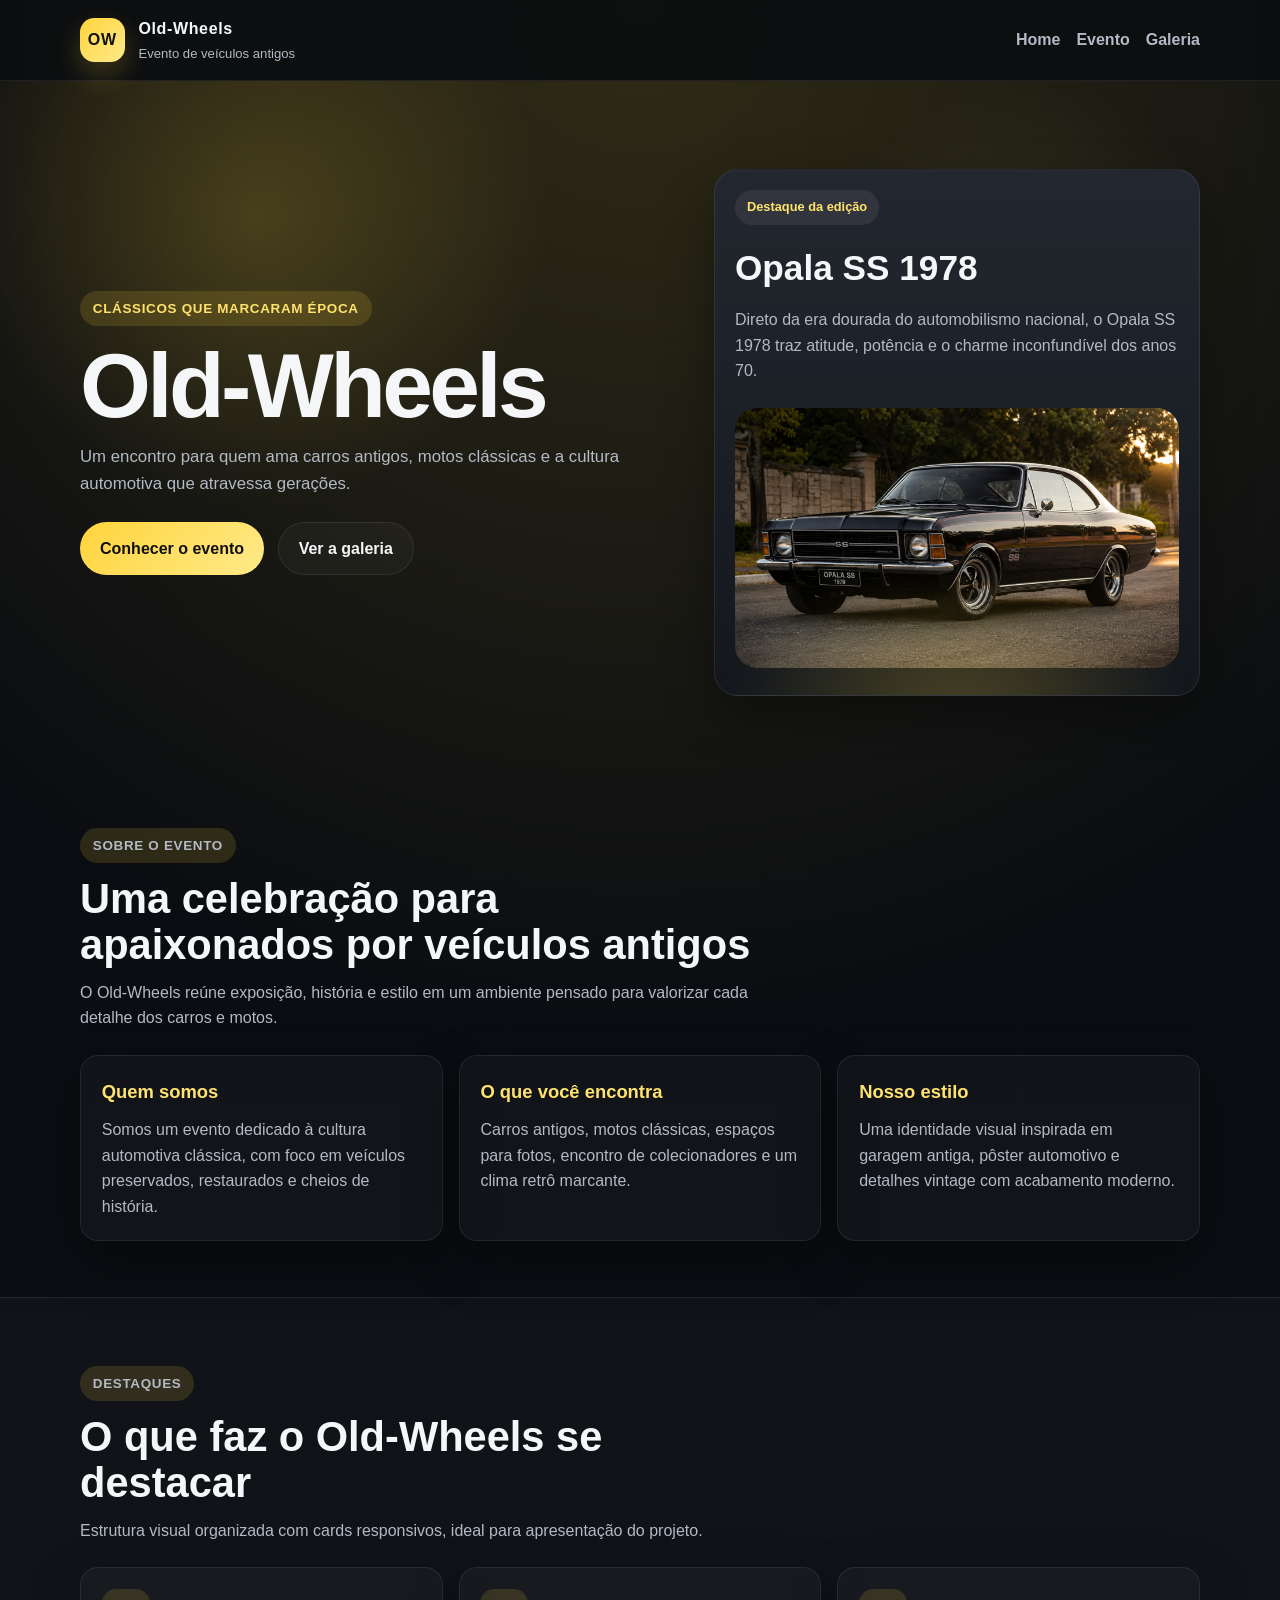
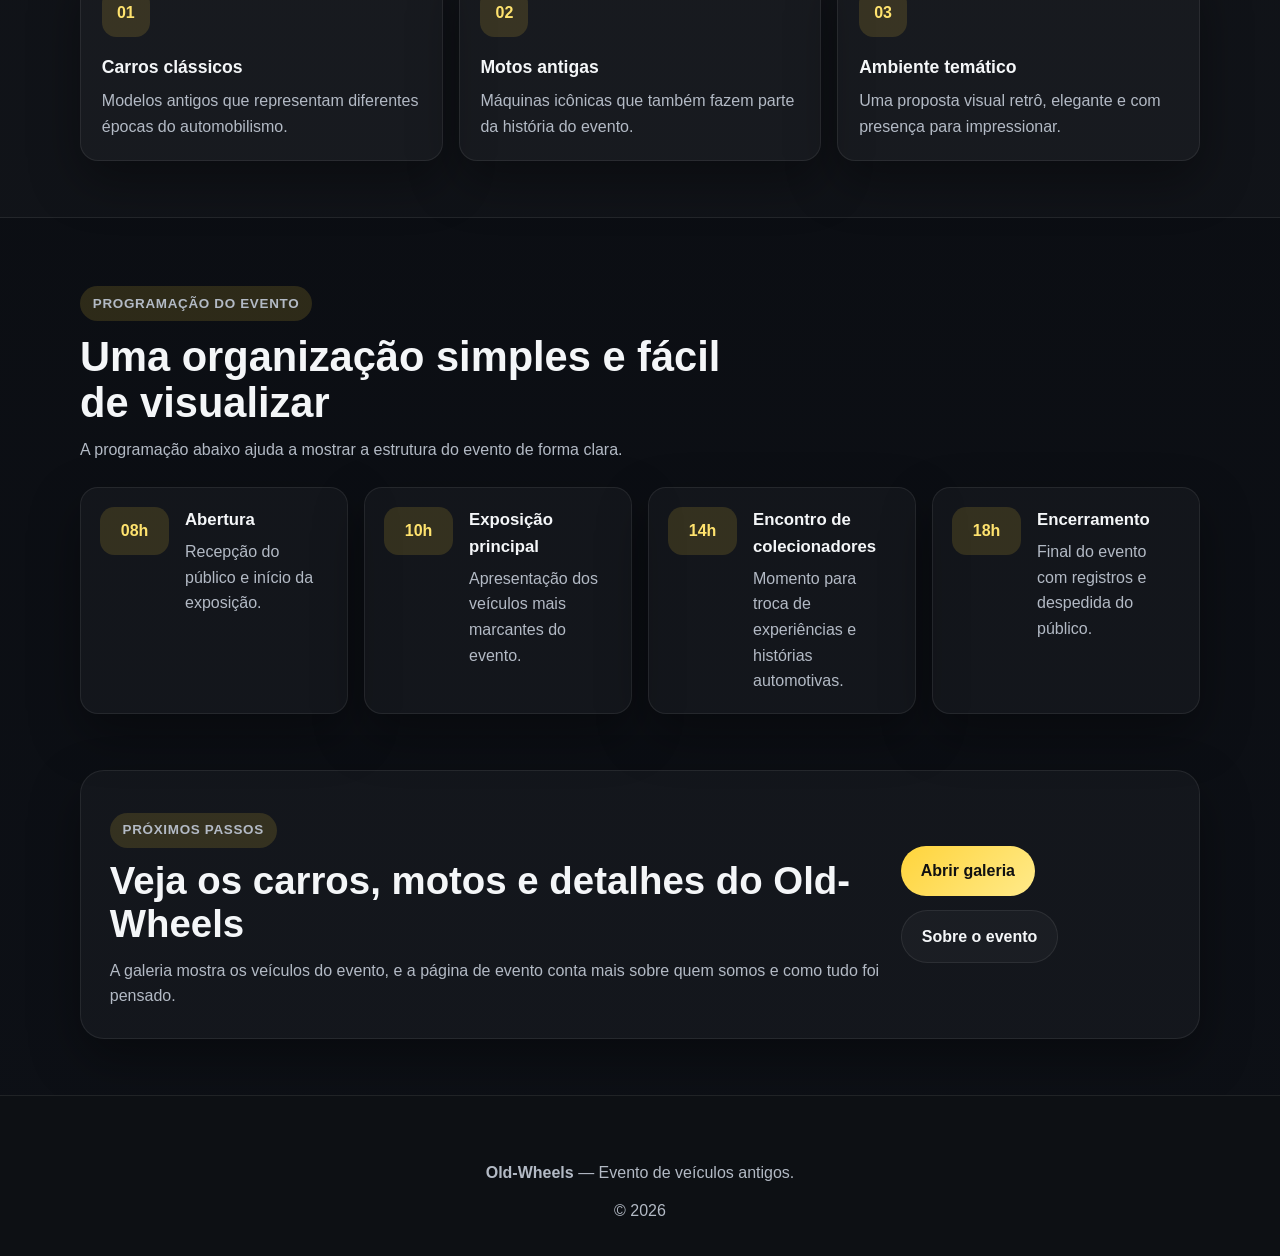
<file: src/index.html>
<!DOCTYPE html>
<html lang="pt-BR">
<head>
    <meta charset="UTF-8">
    <meta name="viewport" content="width=device-width, initial-scale=1.0">
    <title>Old-Wheels | Evento de Veículos Antigos</title>
    <meta name="description" content="Old-Wheels é um evento de veículos antigos com carros clássicos, motos e cultura automotiva.">
    <link rel="stylesheet" href="index.css">
    <link rel="stylesheet" href="css/responsive.css">
    <link rel="stylesheet" href="css/header.css">
    <link rel="stylesheet" href="css/footer.css">
</head>
<body>

    <a class="skip-link" href="#conteudo-principal">Pular para o conteúdo principal</a>

    <!-- HEADER -->
    <header class="header" id="topo">
        <div class="container header-content">
            <a href="index.html" class="logo" aria-label="Ir para a página inicial Old-Wheels">
                <span class="logo-mark">OW</span>
                <span class="logo-text">
                    <strong>Old-Wheels</strong>
                    <small>Evento de veículos antigos</small>
                </span>
            </a>

            <nav class="nav" aria-label="Navegação principal">
                <a href="index.html">Home</a>
                <a href="pages/events.html">Evento</a>
                <a href="pages/gallery.html">Galeria</a>
            </nav>
        </div>
    </header>

    <main id="conteudo-principal">

        <!-- HERO -->
        <section class="hero">
            <div class="container hero-content">
                <div class="hero-text">
                    <p class="tag">Clássicos que marcaram época</p>
                    <h1>Old-Wheels</h1>
                    <p class="hero-description">
                        Um encontro para quem ama carros antigos, motos clássicas e a cultura automotiva
                        que atravessa gerações.
                    </p>

                    <div class="hero-actions">
                        <a href="pages/events.html" class="btn btn-primary">Conhecer o evento</a>
                        <a href="pages/gallery.html" class="btn btn-secondary">Ver a galeria</a>
                    </div>
                </div>

        <div class="hero-visual" aria-hidden="true">
            <div class="hero-card gallery-card">
                        <span class="hero-card-label">
                            Destaque da edição

                        </span>

                        <h2>
                            Opala SS 1978
                        </h2>

                        <p>
                            Direto da era dourada do automobilismo nacional, o Opala SS 1978 traz atitude, potência e o charme inconfundível dos anos 70.
                        </p>

                        <img
                            src="../../assets/opalass.png"
                            alt="Carro clássico premium"
                            class="hero-image"
                        >
                    </div>
                </div>

            </div>
        </section>

        <!-- SOBRE -->
        <section class="section">
            <div class="container">
                <div class="section-header">
                    <p class="section-tag">Sobre o evento</p>
                    <h2>Uma celebração para apaixonados por veículos antigos</h2>
                    <p>
                        O Old-Wheels reúne exposição, história e estilo em um ambiente pensado para
                        valorizar cada detalhe dos carros e motos.
                    </p>
                </div>

                <div class="about-grid">
                    <article class="about-card">
                        <h3>Quem somos</h3>
                        <p>
                            Somos um evento dedicado à cultura automotiva clássica, com foco em
                            veículos preservados, restaurados e cheios de história.
                        </p>
                    </article>

                    <article class="about-card">
                        <h3>O que você encontra</h3>
                        <p>
                            Carros antigos, motos clássicas, espaços para fotos, encontro de colecionadores
                            e um clima retrô marcante.
                        </p>
                    </article>

                    <article class="about-card">
                        <h3>Nosso estilo</h3>
                        <p>
                            Uma identidade visual inspirada em garagem antiga, pôster automotivo e
                            detalhes vintage com acabamento moderno.
                        </p>
                    </article>
                </div>
            </div>
        </section>

        <!-- DESTAQUES -->
        <section class="section section-dark">
            <div class="container">
                <div class="section-header">
                    <p class="section-tag">Destaques</p>
                    <h2>O que faz o Old-Wheels se destacar</h2>
                    <p>
                        Estrutura visual organizada com cards responsivos, ideal para apresentação do projeto.
                    </p>
                </div>

                <div class="features-grid">
                    <article class="feature-card">
                        <span class="feature-number">01</span>
                        <h3>Carros clássicos</h3>
                        <p>Modelos antigos que representam diferentes épocas do automobilismo.</p>
                    </article>

                    <article class="feature-card">
                        <span class="feature-number">02</span>
                        <h3>Motos antigas</h3>
                        <p>Máquinas icônicas que também fazem parte da história do evento.</p>
                    </article>

                    <article class="feature-card">
                        <span class="feature-number">03</span>
                        <h3>Ambiente temático</h3>
                        <p>Uma proposta visual retrô, elegante e com presença para impressionar.</p>
                    </article>
                </div>
            </div>
        </section>

        <!-- PROGRAMAÇÃO -->
        <section class="section">
            <div class="container">
                <div class="section-header">
                    <p class="section-tag">Programação do evento</p>
                    <h2>Uma organização simples e fácil de visualizar</h2>
                    <p>
                        A programação abaixo ajuda a mostrar a estrutura do evento de forma clara.
                    </p>
                </div>

                <div class="schedule">
                    <article class="schedule-item">
                        <span class="schedule-time">08h</span>
                        <div>
                            <h3>Abertura</h3>
                            <p>Recepção do público e início da exposição.</p>
                        </div>
                    </article>

                    <article class="schedule-item">
                        <span class="schedule-time">10h</span>
                        <div>
                            <h3>Exposição principal</h3>
                            <p>Apresentação dos veículos mais marcantes do evento.</p>
                        </div>
                    </article>

                    <article class="schedule-item">
                        <span class="schedule-time">14h</span>
                        <div>
                            <h3>Encontro de colecionadores</h3>
                            <p>Momento para troca de experiências e histórias automotivas.</p>
                        </div>
                    </article>

                    <article class="schedule-item">
                        <span class="schedule-time">18h</span>
                        <div>
                            <h3>Encerramento</h3>
                            <p>Final do evento com registros e despedida do público.</p>
                        </div>
                    </article>
                </div>
            </div>
        </section>

        <!-- CTA -->
        <section class="section section-cta">
            <div class="container cta">
                <div>
                    <p class="section-tag">Próximos passos</p>
                    <h2>Veja os carros, motos e detalhes do Old-Wheels</h2>
                    <p>
                        A galeria mostra os veículos do evento, e a página de evento conta mais sobre
                        quem somos e como tudo foi pensado.
                    </p>
                </div>

                <div class="cta-actions">
                    <a href="pages/gallery.html" class="btn btn-primary">Abrir galeria</a>
                    <a href="pages/events.html" class="btn btn-secondary">Sobre o evento</a>
                </div>
            </div>
        </section>

    </main>

    <!-- FOOTER -->
    <footer class="footer">
        <div class="container footer-content">
            <p><strong>Old-Wheels</strong> — Evento de veículos antigos.</p>
            <p>© 2026</p>
        </div>
    </footer>

</body>
</html>
</file>
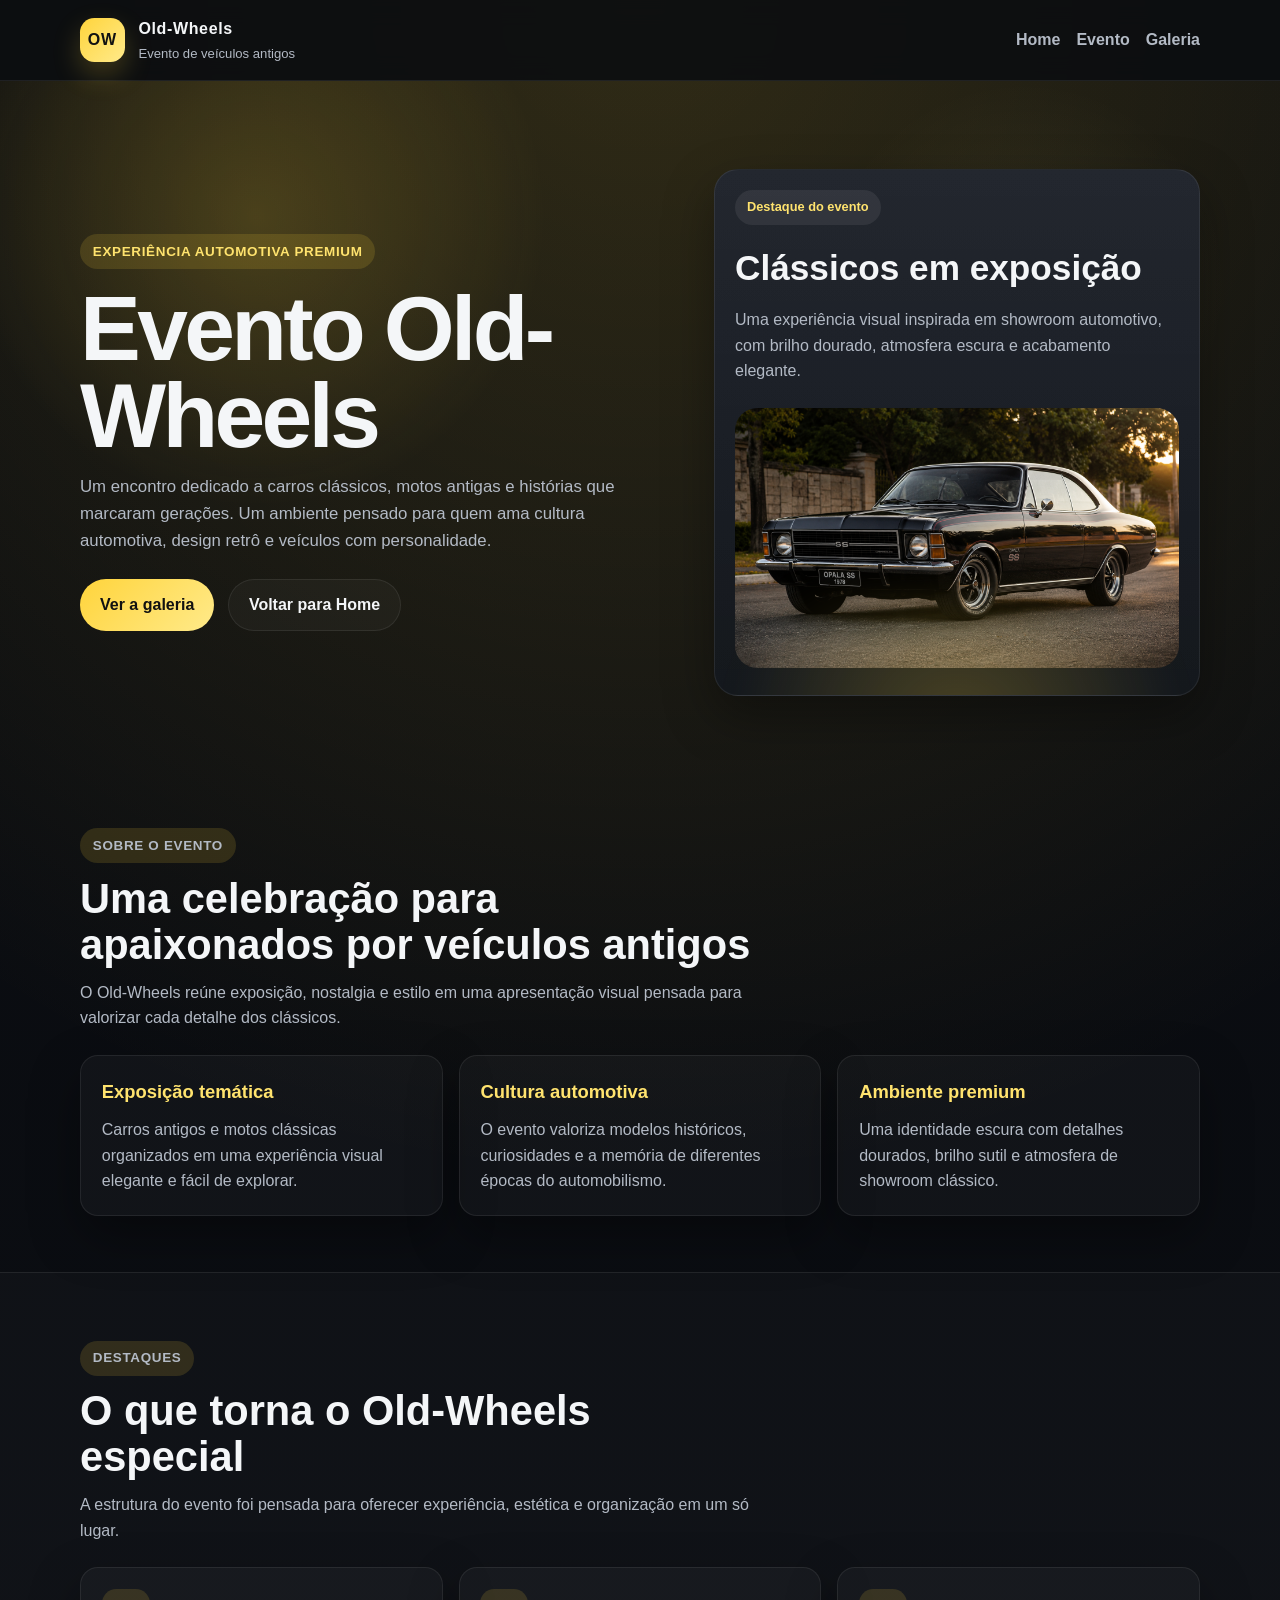
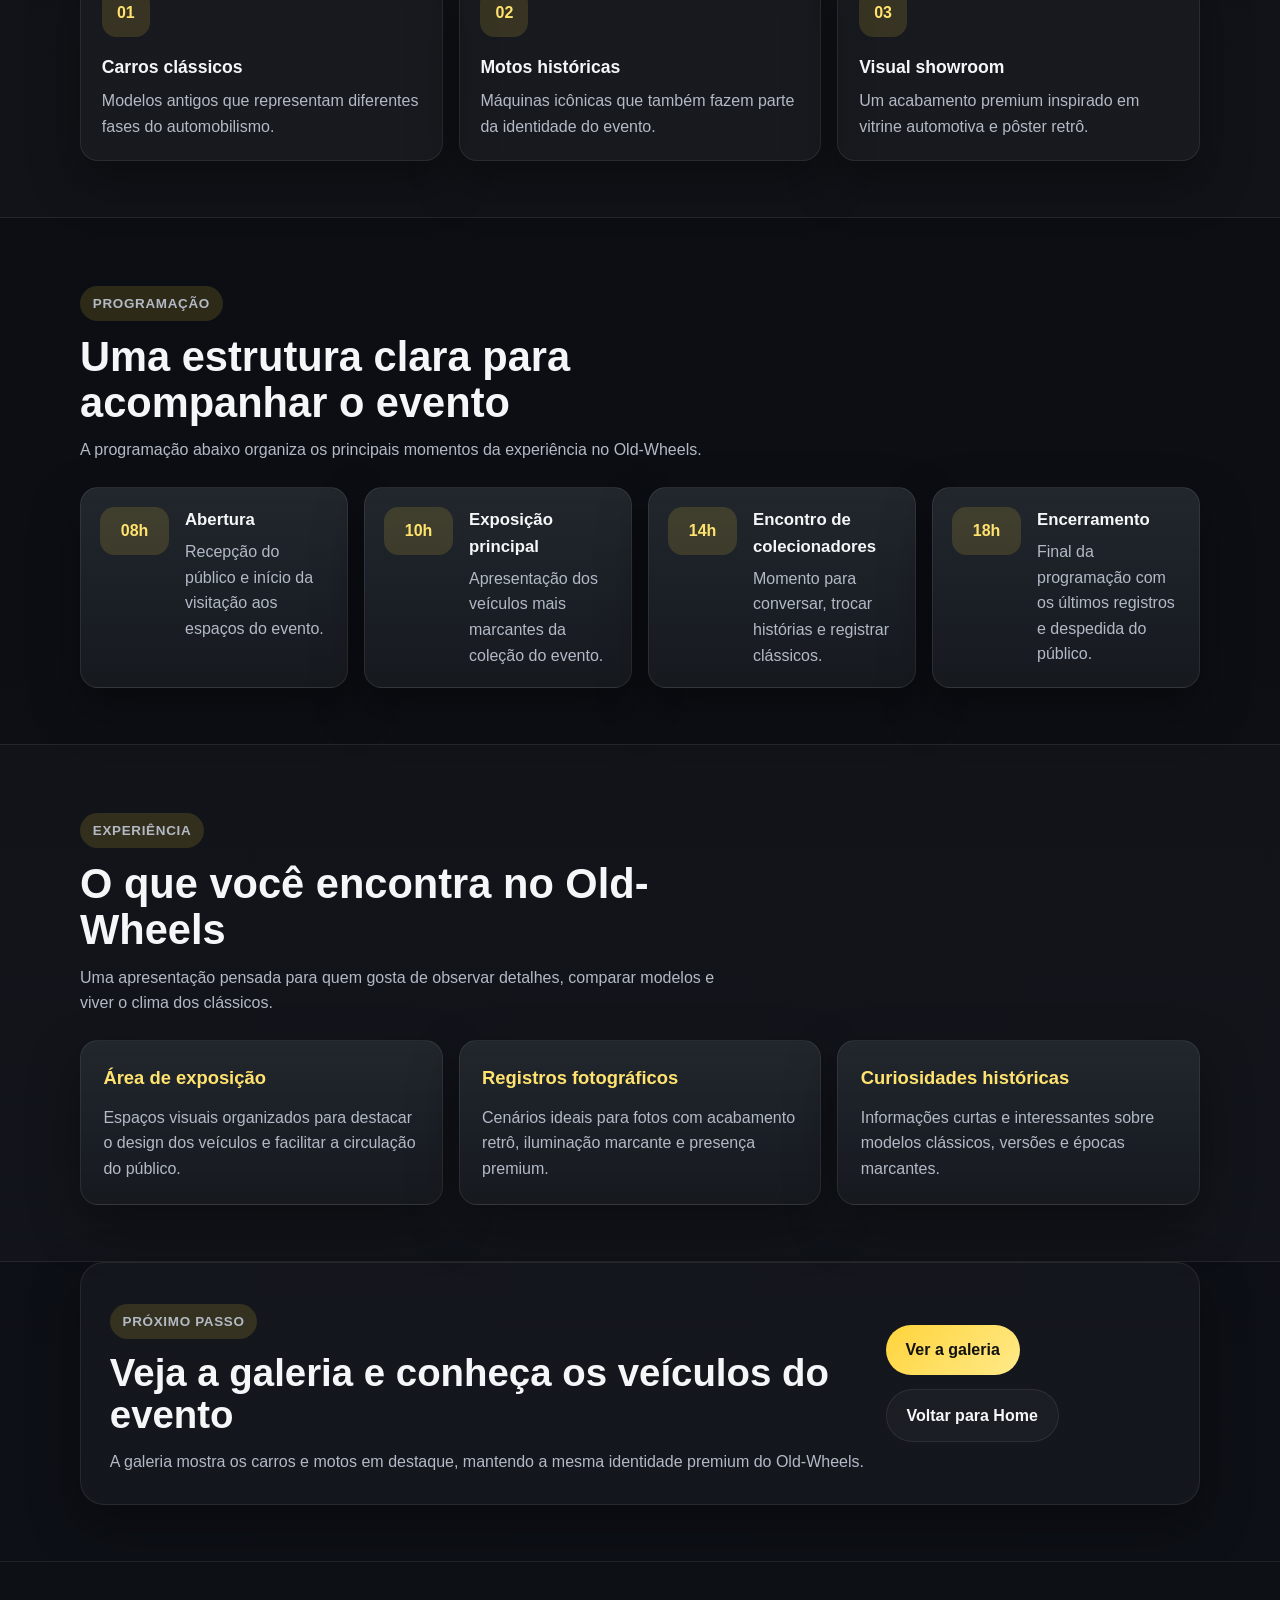
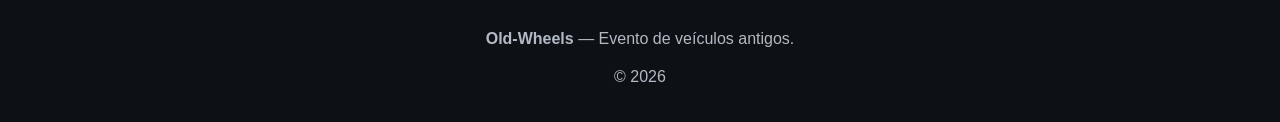
<file: src/pages/events.html>
<!DOCTYPE html>
<html lang="pt-BR">
<head>
  <meta charset="UTF-8">
  <meta name="viewport" content="width=device-width, initial-scale=1.0">

  <title>Old-Wheels | Evento</title>
  <meta
    name="description"
    content="Página do evento Old-Wheels com apresentação, programação, destaques e experiência visual premium."
  >

  <link rel="stylesheet" href="../index.css">
  <link rel="stylesheet" href="../css/responsive.css">
  <link rel="stylesheet" href="../css/header.css">
  <link rel="stylesheet" href="../css/footer.css">
  <link rel="stylesheet" href="../css/events.css">
</head>
<body>
  <a class="skip-link" href="#conteudo-principal">Pular para o conteúdo principal</a>

  <header class="header" id="topo">
    <div class="container header-content">
      <a href="../index.html" class="logo" aria-label="Ir para a página inicial Old-Wheels">
        <span class="logo-mark">OW</span>
        <span class="logo-text">
          <strong>Old-Wheels</strong>
          <small>Evento de veículos antigos</small>
        </span>
      </a>

      <nav class="nav" aria-label="Navegação principal">
        <a href="../index.html">Home</a>
        <a href="events.html" aria-current="page">Evento</a>
        <a href="gallery.html">Galeria</a>
      </nav>
    </div>
  </header>

  <main id="conteudo-principal">
    <section class="hero event-hero" aria-labelledby="titulo-evento">
      <div class="container hero-content">
        <div class="hero-text">
          <p class="tag">Experiência automotiva premium</p>
          <h1 id="titulo-evento">Evento Old-Wheels</h1>
          <p class="hero-description">
            Um encontro dedicado a carros clássicos, motos antigas e histórias
            que marcaram gerações. Um ambiente pensado para quem ama cultura automotiva,
            design retrô e veículos com personalidade.
          </p>

          <div class="hero-actions">
            <a href="gallery.html" class="btn btn-primary">Ver a galeria</a>
            <a href="../index.html" class="btn btn-secondary">Voltar para Home</a>
          </div>
        </div>

        <div class="hero-visual" aria-hidden="true">
            <div class="hero-card gallery-card">
                        <span class="hero-card-label">
                            Destaque do evento
                        </span>

                        <h2>
                            Clássicos em exposição

                        </h2>

                        <p>
                            Uma experiência visual inspirada em showroom automotivo, com brilho dourado, atmosfera escura e acabamento elegante.
                        </p>

                        <img
                            src="../../assets/opalass.png"
                            alt="Carro clássico premium"
                            class="hero-image"
                        >
                    </div>
                </div>

            </div>
        </section>

    <section class="section" aria-labelledby="sobre-evento">
      <div class="container">
        <header class="section-header">
          <p class="section-tag">Sobre o evento</p>
          <h2 id="sobre-evento">Uma celebração para apaixonados por veículos antigos</h2>
          <p>
            O Old-Wheels reúne exposição, nostalgia e estilo em uma apresentação
            visual pensada para valorizar cada detalhe dos clássicos.
          </p>
        </header>

        <div class="about-grid">
          <article class="about-card">
            <h3>Exposição temática</h3>
            <p>
              Carros antigos e motos clássicas organizados em uma experiência visual
              elegante e fácil de explorar.
            </p>
          </article>

          <article class="about-card">
            <h3>Cultura automotiva</h3>
            <p>
              O evento valoriza modelos históricos, curiosidades e a memória de
              diferentes épocas do automobilismo.
            </p>
          </article>

          <article class="about-card">
            <h3>Ambiente premium</h3>
            <p>
              Uma identidade escura com detalhes dourados, brilho sutil e atmosfera
              de showroom clássico.
            </p>
          </article>
        </div>
      </div>
    </section>

    <section class="section section-dark" aria-labelledby="destaques-evento">
      <div class="container">
        <header class="section-header">
          <p class="section-tag">Destaques</p>
          <h2 id="destaques-evento">O que torna o Old-Wheels especial</h2>
          <p>
            A estrutura do evento foi pensada para oferecer experiência, estética e
            organização em um só lugar.
          </p>
        </header>

        <div class="features-grid">
          <article class="feature-card">
            <span class="feature-number">01</span>
            <h3>Carros clássicos</h3>
            <p>Modelos antigos que representam diferentes fases do automobilismo.</p>
          </article>

          <article class="feature-card">
            <span class="feature-number">02</span>
            <h3>Motos históricas</h3>
            <p>Máquinas icônicas que também fazem parte da identidade do evento.</p>
          </article>

          <article class="feature-card">
            <span class="feature-number">03</span>
            <h3>Visual showroom</h3>
            <p>Um acabamento premium inspirado em vitrine automotiva e pôster retrô.</p>
          </article>
        </div>
      </div>
    </section>

    <section class="section" aria-labelledby="programacao-evento">
      <div class="container">
        <header class="section-header">
          <p class="section-tag">Programação</p>
          <h2 id="programacao-evento">Uma estrutura clara para acompanhar o evento</h2>
          <p>
            A programação abaixo organiza os principais momentos da experiência no Old-Wheels.
          </p>
        </header>

        <div class="schedule">
          <article class="schedule-item">
            <span class="schedule-time">08h</span>
            <div>
              <h3>Abertura</h3>
              <p>Recepção do público e início da visitação aos espaços do evento.</p>
            </div>
          </article>

          <article class="schedule-item">
            <span class="schedule-time">10h</span>
            <div>
              <h3>Exposição principal</h3>
              <p>Apresentação dos veículos mais marcantes da coleção do evento.</p>
            </div>
          </article>

          <article class="schedule-item">
            <span class="schedule-time">14h</span>
            <div>
              <h3>Encontro de colecionadores</h3>
              <p>Momento para conversar, trocar histórias e registrar clássicos.</p>
            </div>
          </article>

          <article class="schedule-item">
            <span class="schedule-time">18h</span>
            <div>
              <h3>Encerramento</h3>
              <p>Final da programação com os últimos registros e despedida do público.</p>
            </div>
          </article>
        </div>
      </div>
    </section>

    <section class="section section-dark" aria-labelledby="experiencia-evento">
      <div class="container">
        <header class="section-header">
          <p class="section-tag">Experiência</p>
          <h2 id="experiencia-evento">O que você encontra no Old-Wheels</h2>
          <p>
            Uma apresentação pensada para quem gosta de observar detalhes, comparar modelos
            e viver o clima dos clássicos.
          </p>
        </header>

        <div class="experience-grid">
          <article class="experience-card">
            <h3>Área de exposição</h3>
            <p>
              Espaços visuais organizados para destacar o design dos veículos e facilitar
              a circulação do público.
            </p>
          </article>

          <article class="experience-card">
            <h3>Registros fotográficos</h3>
            <p>
              Cenários ideais para fotos com acabamento retrô, iluminação marcante e presença premium.
            </p>
          </article>

          <article class="experience-card">
            <h3>Curiosidades históricas</h3>
            <p>
              Informações curtas e interessantes sobre modelos clássicos, versões e épocas marcantes.
            </p>
          </article>
        </div>
      </div>
    </section>

    <section class="section section-cta" aria-labelledby="cta-final">
      <div class="container cta">
        <div>
          <p class="section-tag">Próximo passo</p>
          <h2 id="cta-final">Veja a galeria e conheça os veículos do evento</h2>
          <p>
            A galeria mostra os carros e motos em destaque, mantendo a mesma identidade
            premium do Old-Wheels.
          </p>
        </div>

        <div class="cta-actions">
          <a href="gallery.html" class="btn btn-primary">Ver a galeria</a>
          <a href="../index.html" class="btn btn-secondary">Voltar para Home</a>
        </div>
      </div>
    </section>
  </main>

  <footer class="footer">
    <div class="container footer-content">
      <p><strong>Old-Wheels</strong> — Evento de veículos antigos.</p>
      <p>© 2026</p>
    </div>
  </footer>
</body>
</html>
</file>
<file: src/index.css>
:root{
    --bg: #0b0d10;
    --bg-soft: #11151b;
    --surface: #161b22;
    --surface-2: #1d232d;

    --text: #f4f6f8;
    --muted: #b3bac5;

    --accent: #ffd43b;
    --accent-2: #ffea8a;
    --accent-soft: rgba(255, 212, 59, 0.14);

    --border: rgba(255,255,255,0.08);
    --shadow: 0 20px 50px rgba(0,0,0,0.35);
    --radius: 18px;
    --container: 1120px;
}

*{
    margin: 0;
    padding: 0;
    box-sizing: border-box;
}

html{
    scroll-behavior: smooth;
}

body{
    font-family: Arial, Helvetica, sans-serif;
    background:
        radial-gradient(circle at top, rgba(255, 212, 59, 0.16), transparent 35%),
        linear-gradient(180deg, #090b0f 0%, #0d1016 100%);
    color: var(--text);
    line-height: 1.6;
    min-height: 100vh;
}

a{
    color: inherit;
    text-decoration: none;
}

.hero-image {
  width: 100%;
  height: 260px;
  object-fit: cover;
  border-radius: 1.4rem;
  margin-top: 1.5rem;
}

@media (max-width: 768px) {
  .hero-image {
    height: 160px;
    border-radius: 1rem;
  }
}

.container{
    width: min(100% - 2rem, var(--container));
    margin-inline: auto;
}

:focus-visible{
    outline: 3px solid var(--accent-2);
    outline-offset: 4px;
}

.skip-link{
    position: absolute;
    left: 1rem;
    top: -4rem;
    background: linear-gradient(135deg, var(--accent), var(--accent-2));
    color: #111;
    padding: 0.75rem 1rem;
    border-radius: 999px;
    z-index: 1000;
    transition: top 0.25s ease;
    font-weight: 700;
}

.skip-link:focus{
    top: 1rem;
}


/* BUTTONS */
.btn{
    display: inline-flex;
    align-items: center;
    justify-content: center;
    min-height: 2.9rem;
    padding: 0.78rem 1.25rem;
    border-radius: 999px;
    font-weight: 700;
    transition: transform 0.25s ease, background-color 0.25s ease, border-color 0.25s ease;
}

.btn:hover,
.btn:focus-visible{
    transform: translateY(-2px);
}

.btn-primary{
    background: linear-gradient(135deg, var(--accent), var(--accent-2));
    color: #111;
}

.btn-primary:hover{
    background: linear-gradient(135deg, #ffe36e, #fff0a8);
}

.btn-secondary{
    border: 1px solid var(--border);
    background: rgba(255,255,255,0.03);
    color: var(--text);
}

.btn-secondary:hover{
    border-color: rgba(255, 212, 59, 0.45);
}

/* HERO */
.hero{
    position: relative;
    overflow: hidden;
    padding: 4.5rem 0 3rem;
}

.hero::before{
    content: "";
    position: absolute;
    inset: 0;
    background:
        radial-gradient(circle at 20% 20%, rgba(255,212,59,0.18), transparent 25%),
        radial-gradient(circle at 80% 30%, rgba(255,234,138,0.08), transparent 18%);
    pointer-events: none;
}

.hero-content{
    position: relative;
    display: grid;
    gap: 2rem;
    align-items: center;
}

.tag,
.section-tag{
    display: inline-flex;
    width: fit-content;
    align-items: center;
    padding: 0.42rem 0.8rem;
    border-radius: 999px;
    background: var(--accent-soft);
    color: #ffe36e;
    font-size: 0.84rem;
    font-weight: 700;
    letter-spacing: 0.05em;
    text-transform: uppercase;
}

.hero h1{
    margin-top: 1rem;
    font-size: clamp(2.8rem, 8vw, 5.7rem);
    line-height: 0.95;
    letter-spacing: -0.04em;
    animation: fadeUp 0.9s ease both;
}

.hero-description{
    margin-top: 1rem;
    max-width: 38rem;
    color: var(--muted);
    font-size: 1.05rem;
    animation: fadeUp 1s ease 0.08s both;
}

.hero-actions{
    display: flex;
    flex-direction: column;
    gap: 0.85rem;
    margin-top: 1.5rem;
    animation: fadeUp 1s ease 0.16s both;
}

.hero-visual{
    display: grid;
    place-items: center;
    min-height: 24rem;
}

.hero-card{
    position: relative;
    width: 100%;
    max-width: 31rem;
    padding: 1.25rem;
    border-radius: 1.5rem;
    border: 1px solid var(--border);
    background:
        linear-gradient(180deg, rgba(255,255,255,0.06), rgba(255,255,255,0.02)),
        linear-gradient(180deg, #151922, #0f1318);
    box-shadow: var(--shadow);
    overflow: hidden;
    animation: float 6s ease-in-out infinite;
}

.hero-card::after{
    content: "";
    position: absolute;
    inset: auto -15% -35% -15%;
    height: 55%;
    background: radial-gradient(circle, rgba(255,212,59,0.24), transparent 65%);
    filter: blur(18px);
    pointer-events: none;
}

.hero-card-label{
    display: inline-flex;
    padding: 0.45rem 0.75rem;
    border-radius: 999px;
    background: rgba(255,255,255,0.07);
    color: #ffe36e;
    font-size: 0.8rem;
    font-weight: 700;
}

.hero-card h2{
    margin-top: 0.95rem;
    font-size: clamp(1.6rem, 4vw, 2.2rem);
}

.hero-card p{
    margin-top: 0.65rem;
    color: var(--muted);
}

/* CAR ILLUSTRATION */
.car-illustration{
    position: relative;
    height: 15rem;
    margin-top: 1.5rem;
    display: grid;
    place-items: center;
}

.car-glow{
    position: absolute;
    width: min(100%, 24rem);
    height: 7rem;
    border-radius: 50%;
    background: radial-gradient(circle, rgba(255,212,59,0.28), transparent 70%);
    filter: blur(10px);
    animation: pulse 3.5s ease-in-out infinite;
}

.car-body{
    position: absolute;
    left: 1rem;
    right: 1rem;
    top: 2.1rem;
    height: 2.25rem;
    border-radius: 1.05rem 1.05rem 0.9rem 0.9rem;
    background: linear-gradient(135deg, #3f3a27, #231f12);
    border: 1px solid rgba(255,255,255,0.08);
}

.car-top{
    position: absolute;
    left: 4rem;
    top: 1rem;
    width: 7.7rem;
    height: 1.5rem;
    border-radius: 0.8rem 0.8rem 0.3rem 0.3rem;
    background: linear-gradient(135deg, #5a5636, #2f2b18);
    border: 1px solid rgba(255,255,255,0.08);
}

.car-window{
    position: absolute;
    left: 4.55rem;
    top: 1.15rem;
    width: 6.6rem;
    height: 1.05rem;
    border-radius: 0.5rem;
    background: linear-gradient(135deg, rgba(255, 240, 168, 0.32), rgba(255,255,255,0.08));
}

.car-line{
    position: absolute;
    left: 2.1rem;
    right: 2.1rem;
    top: 3.06rem;
    height: 0.08rem;
    background: rgba(255,255,255,0.12);
}

.wheel{
    position: absolute;
    bottom: 0.15rem;
    width: 2rem;
    height: 2rem;
    border-radius: 50%;
    background: #0e0b0a;
    border: 0.3rem solid #5a473f;
    box-shadow: inset 0 0 0 0.24rem #17100d;
    animation: spin 7s linear infinite;
}

.wheel::after{
    content: "";
    position: absolute;
    inset: 35%;
    border-radius: 50%;
    background: #9b877a;
}

.wheel-left{
    left: 3rem;
}

.wheel-right{
    right: 3rem;
}

/* SECTIONS */
.section{
    padding: 3.5rem 0;
}

.section-dark{
    background: rgba(255,255,255,0.02);
    border-top: 1px solid var(--border);
    border-bottom: 1px solid var(--border);
}

.section-header{
    max-width: 42rem;
}

.section-header h2{
    margin-top: 0.8rem;
    font-size: clamp(1.7rem, 4vw, 2.6rem);
    line-height: 1.1;
}

.section-header p{
    margin-top: 0.75rem;
    color: var(--muted);
}

/* ABOUT */
.about-grid{
    display: grid;
    gap: 1rem;
    margin-top: 1.5rem;
}

.about-card,
.feature-card,
.schedule-item,
.cta{
    border: 1px solid var(--border);
    background: rgba(255,255,255,0.03);
    box-shadow: var(--shadow);
}

.about-card{
    padding: 1.3rem;
    border-radius: var(--radius);
}

.about-card h3{
    font-size: 1.15rem;
    color: #ffe36e;
}

.about-card p{
    margin-top: 0.7rem;
    color: var(--muted);
}

/* FEATURES */
.features-grid{
    display: grid;
    gap: 1rem;
    margin-top: 1.5rem;
}

.feature-card{
    border-radius: var(--radius);
    padding: 1.3rem;
    transition: transform 0.25s ease, border-color 0.25s ease, background-color 0.25s ease;
}

.feature-card:hover{
    transform: translateY(-4px);
    border-color: rgba(255, 212, 59, 0.24);
    background: rgba(255,255,255,0.05);
}

.feature-number{
    display: inline-flex;
    align-items: center;
    justify-content: center;
    width: 3rem;
    height: 3rem;
    border-radius: 0.9rem;
    background: var(--accent-soft);
    color: #ffe36e;
    font-weight: 900;
}

.feature-card h3{
    margin-top: 1rem;
    font-size: 1.1rem;
}

.feature-card p{
    margin-top: 0.45rem;
    color: var(--muted);
}

/* SCHEDULE */
.schedule{
    display: grid;
    gap: 1rem;
    margin-top: 1.5rem;
}

.schedule-item{
    display: grid;
    grid-template-columns: auto 1fr;
    gap: 1rem;
    align-items: start;
    border-radius: var(--radius);
    padding: 1.2rem;
}

.schedule-time{
    display: inline-flex;
    align-items: center;
    justify-content: center;
    min-width: 4.3rem;
    padding: 0.7rem 0.85rem;
    border-radius: 0.9rem;
    background: var(--accent-soft);
    color: #ffe36e;
    font-weight: 900;
}

.schedule-item h3{
    font-size: 1.05rem;
}

.schedule-item p{
    margin-top: 0.3rem;
    color: var(--muted);
}

/* CTA */
.section-cta{
    padding-top: 0;
}

.cta{
    display: flex;
    flex-direction: column;
    gap: 1.2rem;
    align-items: flex-start;
    justify-content: space-between;
    border-radius: 1.5rem;
    padding: 1.4rem;
}

.cta h2{
    margin-top: 0.8rem;
    font-size: clamp(1.7rem, 4vw, 2.4rem);
    line-height: 1.1;
}

.cta p{
    margin-top: 0.8rem;
    color: var(--muted);
}

.cta-actions{
    display: flex;
    flex-direction: column;
    gap: 0.85rem;
}


/* ANIMATIONS */
@keyframes fadeUp{
    from{
        opacity: 0;
        transform: translateY(1rem);
    }
    to{
        opacity: 1;
        transform: translateY(0);
    }
}

@keyframes float{
    0%, 100%{
        transform: translateY(0);
    }
    50%{
        transform: translateY(-0.5rem);
    }
}

@keyframes pulse{
    0%, 100%{
        opacity: 0.7;
        transform: scale(1);
    }
    50%{
        opacity: 1;
        transform: scale(1.04);
    }
}

@keyframes spin{
    from{
        transform: rotate(0deg);
    }
    to{
        transform: rotate(360deg);
    }
}
</file>
<file: src/css/responsive.css>
/* RESPONSIVE */
@media (min-width: 48rem){
    .hero{
        padding: 5.5rem 0 4rem;
    }

    .hero-content{
        grid-template-columns: 1.1fr 0.9fr;
        gap: 2.5rem;
    }

    .hero-actions{
        flex-direction: row;
        flex-wrap: wrap;
    }

    .about-grid{
        grid-template-columns: repeat(3, minmax(0, 1fr));
    }

    .features-grid{
        grid-template-columns: repeat(3, minmax(0, 1fr));
    }

    .schedule{
        grid-template-columns: repeat(2, minmax(0, 1fr));
    }

    .cta,
    .footer-content{
        flex-direction: row;
        align-items: center;
    }

    .cta-actions{
        flex-direction: row;
        flex-wrap: wrap;
    }
}

@media (min-width: 64rem){
    .schedule{
        grid-template-columns: repeat(4, minmax(0, 1fr));
    }

    .cta{
        padding: 1.8rem;
    }
}
</file>
<file: src/css/header.css>
/* HEADER */
.header{
    position: sticky;
    top: 0;
    z-index: 50;
    background: rgba(11, 13, 16, 0.88);
    backdrop-filter: blur(12px);
    border-bottom: 1px solid var(--border);
}

.header-content{
    display: flex;
    align-items: center;
    justify-content: space-between;
    gap: 1rem;
    padding: 1rem 0;
    flex-wrap: wrap;
}

.logo{
    display: flex;
    align-items: center;
    gap: 0.85rem;
}

.logo-mark{
    width: 2.8rem;
    height: 2.8rem;
    display: grid;
    place-items: center;
    border-radius: 0.9rem;
    background: linear-gradient(135deg, var(--accent), var(--accent-2));
    color: #111;
    font-weight: 900;
    letter-spacing: 0.05em;
    box-shadow: 0 12px 28px rgba(255, 212, 59, 0.22);
}

.logo-text{
    display: grid;
    gap: 0.1rem;
}

.logo-text strong{
    font-size: 1rem;
    letter-spacing: 0.04em;
}

.logo-text small{
    color: var(--muted);
    font-size: 0.82rem;
}

.nav{
    display: flex;
    align-items: center;
    gap: 1rem;
    flex-wrap: wrap;
}

.nav a{
    position: relative;
    color: var(--muted);
    font-weight: 700;
    padding: 0.35rem 0;
    transition: color 0.25s ease;
}

.nav a::after{
    content: "";
    position: absolute;
    left: 0;
    bottom: -0.15rem;
    width: 0;
    height: 2px;
    background: var(--accent);
    transition: width 0.25s ease;
}

.nav a:hover,
.nav a:focus-visible{
    color: var(--text);
}

.nav a:hover::after,
.nav a:focus-visible::after{
    width: 100%;
}
</file>
<file: src/css/footer.css>
/* FOOTER */
.footer{
    border-top: 1px solid var(--border);
    background: #0d1014;
    padding: 4rem 0 2rem;
}

.footer-content{
    display: flex;
    flex-direction: column;
    gap: 0.8rem;
    align-items: center;
    justify-content: space-between;
    color: var(--muted);
}
</file>
<file: src/css/events.css>
.event-hero{
padding-bottom: 4rem;
}

.event-card{
min-height: 25rem;
}

.event-preview{
position: relative;
height: 15rem;
margin-top: 1.6rem;
display: grid;
place-items: center;
overflow: hidden;
border-radius: 1.2rem;
border: 1px solid rgba(255,255,255,0.05);
background:
radial-gradient(circle at 50% 30%, rgba(255,212,59,0.13), transparent 35%),
linear-gradient(180deg, #131720, #0c0f13);
}

.event-spotlight{
position: absolute;
top: -2rem;
width: 70%;
height: 8rem;
border-radius: 50%;
background: radial-gradient(circle, rgba(255,212,59,0.28), transparent 70%);
filter: blur(10px);
}

.event-floor{
position: absolute;
left: 0;
right: 0;
bottom: 1.5rem;
height: 2px;
background: linear-gradient(90deg, transparent, rgba(255,212,59,0.35), transparent);
}

.event-car{
position: relative;
width: min(100%, 24rem);
height: 9.5rem;
}

.event-car-glow{
position: absolute;
left: 10%;
right: 10%;
bottom: 0;
height: 3.5rem;
border-radius: 50%;
background: radial-gradient(circle, rgba(255,212,59,0.28), transparent 70%);
filter: blur(12px);
}

.event-car-body{
position: absolute;
left: 1rem;
right: 1rem;
top: 3rem;
height: 2.35rem;
border-radius: 1.1rem 1.1rem 0.8rem 0.8rem;
background: linear-gradient(135deg, #4a401f, #241f10);
border: 1px solid rgba(255,255,255,0.08);
}

.event-car-top{
position: absolute;
left: 4.2rem;
top: 1.3rem;
width: 7.8rem;
height: 1.55rem;
border-radius: 0.8rem 0.8rem 0.3rem 0.3rem;
background: linear-gradient(135deg, #66571f, #302911);
border: 1px solid rgba(255,255,255,0.08);
}

.event-car-window{
position: absolute;
left: 4.75rem;
top: 1.48rem;
width: 6.7rem;
height: 1.05rem;
border-radius: 0.45rem;
background: linear-gradient(135deg, rgba(255, 240, 168, 0.34), rgba(255,255,255,0.08));
}

.event-car-line{
position: absolute;
left: 2.15rem;
right: 2.15rem;
top: 4.38rem;
height: 0.08rem;
background: rgba(255,255,255,0.12);
}

.event-wheel{
position: absolute;
bottom: 0.18rem;
width: 2rem;
height: 2rem;
border-radius: 50%;
background: #0e0b0a;
border: 0.3rem solid #5a473f;
box-shadow: inset 0 0 0 0.22rem #17100d;
animation: spin 7s linear infinite;
}

.event-wheel::after{
content: "";
position: absolute;
inset: 35%;
border-radius: 50%;
background: #9b877a;
}

.event-wheel-left{
left: 3rem;
}

.event-wheel-right{
right: 3rem;
}

.experience-grid{
display: grid;
gap: 1rem;
margin-top: 1.5rem;
}

.experience-card{
padding: 1.4rem;
border-radius: var(--radius);
border: 1px solid var(--border);
background:
linear-gradient(180deg, rgba(255,255,255,0.05), rgba(255,255,255,0.02)),
linear-gradient(180deg, #161b22, #11151b);
box-shadow: var(--shadow);
transition: transform 0.25s ease, border-color 0.25s ease;
}

.experience-card:hover,
.experience-card:focus-visible{
transform: translateY(-4px);
border-color: rgba(255,212,59,0.35);
}

.experience-card h3{
font-size: 1.15rem;
color: #ffe36e;
}

.experience-card p{
margin-top: 0.75rem;
color: var(--muted);
}

.schedule-item{
border: 1px solid var(--border);
background:
linear-gradient(180deg, rgba(255,255,255,0.05), rgba(255,255,255,0.02)),
linear-gradient(180deg, #161b22, #11151b);
}

.schedule-item:hover{
border-color: rgba(255,212,59,0.28);
}

@media (min-width: 48rem){
.experience-grid{
grid-template-columns: repeat(3, minmax(0, 1fr));
}

.event-preview{
height: 16rem;
}
}

@media (min-width: 64rem){
.event-card{
min-height: 26rem;
}
}
</file>
